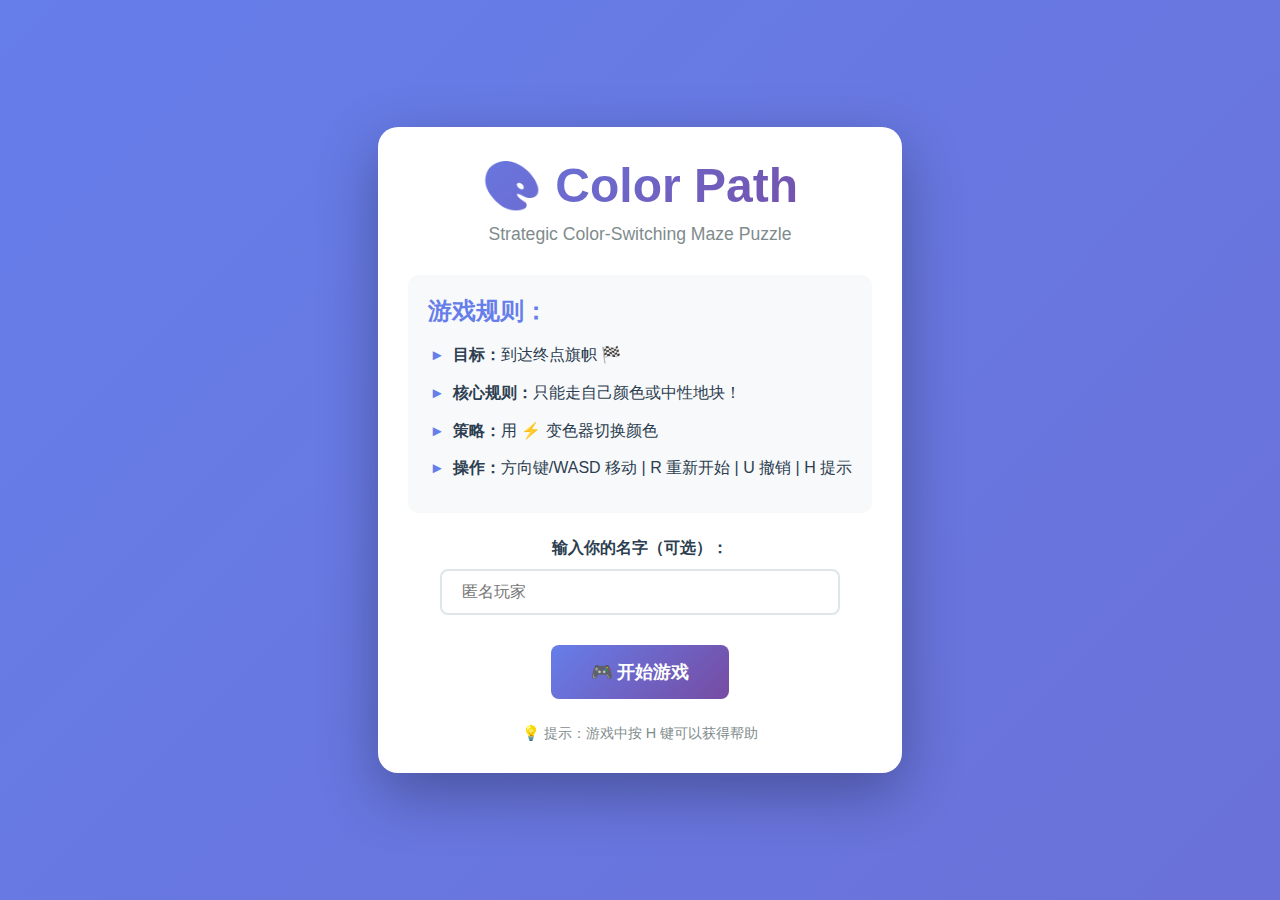
<file: index.html>
<!DOCTYPE html>
<html lang="en">
<head>
    <meta charset="UTF-8">
    <meta name="viewport" content="width=device-width, initial-scale=1.0">
    <title>Color Path - Puzzle Game</title>
    <link rel="stylesheet" href="style.css">
</head>
<body>
    <!-- Welcome Screen - Shows before game starts -->
    <div id="welcomeScreen" class="screen">
        <div class="welcome-container">
            <h1>🎨 Color Path</h1>
            <p class="tagline">Strategic Color-Switching Maze Puzzle</p>

            <div class="game-rules">
                <h2>游戏规则：</h2>
                <ul>
                    <li><strong>目标：</strong>到达终点旗帜 🏁</li>
                    <li><strong>核心规则：</strong>只能走自己颜色或中性地块！</li>
                    <li><strong>策略：</strong>用 ⚡ 变色器切换颜色</li>
                    <li><strong>操作：</strong>方向键/WASD 移动 | R 重新开始 | U 撤销 | H 提示</li>
                </ul>
            </div>

            <div class="name-input-section">
                <label for="playerName">输入你的名字（可选）：</label>
                <input
                    type="text"
                    id="playerName"
                    placeholder="匿名玩家"
                    maxlength="20"
                    autocomplete="off"
                >
            </div>

            <button id="startButton" class="btn-primary">🎮 开始游戏</button>

            <p style="margin-top: 20px; font-size: 0.9em; color: #7f8c8d;">
                💡 提示：游戏中按 H 键可以获得帮助
            </p>
        </div>
    </div>

    <!-- Game Screen - Main gameplay area -->
    <div id="gameScreen" class="screen hidden">
        <!-- Top UI Bar -->
        <div class="ui-bar">
            <div class="player-info">
                <div class="info-item">
                    <span class="label">Player:</span>
                    <span id="currentPlayerName">Anonymous</span>
                </div>
                <div class="info-item">
                    <span class="label">Color:</span>
                    <span id="currentPlayerColor" class="color-indicator">Red</span>
                </div>
                <div class="info-item">
                    <span class="label">Level:</span>
                    <span id="currentLevel">1/5</span>
                </div>
                <div class="info-item">
                    <span class="label">Moves:</span>
                    <span id="moveCount" style="font-weight: bold;">0/20</span>
                </div>
                <div class="info-item">
                    <span class="label">Keys:</span>
                    <span id="keyCount" style="font-weight: bold; color: #f39c12;">0</span>
                </div>
            </div>

            <div class="timer-container">
                <span class="label">Time:</span>
                <span id="timer">0.00s</span>
            </div>
        </div>

        <!-- Main Game Area -->
        <div class="game-container">
            <!-- Canvas for rendering the game -->
            <canvas id="gameCanvas"></canvas>

            <!-- Leaderboard Panel -->
            <div class="leaderboard-panel">
                <h2>🏆 Top 10</h2>
                <div id="leaderboardList" class="leaderboard-list">
                    <!-- Leaderboard entries will be inserted here -->
                </div>
            </div>
        </div>

        <!-- Game Controls -->
        <div class="game-controls">
            <button id="restartButton" class="btn-control">🔄 Restart (R)</button>
            <button id="undoButton" class="btn-control">↩️ Undo (U)</button>
            <button id="hintButton" class="btn-control">💡 Hint (H)</button>
            <button id="mainMenuButton" class="btn-control">🏠 Main Menu</button>
        </div>
        <div class="controls-help">
            <p>🎮 Controls: Arrow Keys/WASD = Move | R = Restart | U = Undo | H = Hint</p>
        </div>

        <!-- Status Messages (failure, success, etc.) -->
        <div id="statusMessage" class="status-message hidden"></div>
    </div>

    <!-- Failure Screen - Shows when player dies -->
    <div id="failureScreen" class="screen hidden">
        <div class="failure-container">
            <h1>💀 Game Over!</h1>
            <div class="failure-message">
                <p id="failureReason">You died!</p>
            </div>
            <div class="failure-actions">
                <button id="retryButton" class="btn-primary">🔄 Try Again</button>
                <button id="failureMainMenuButton" class="btn-secondary">🏠 Main Menu</button>
            </div>
        </div>
    </div>

    <!-- Success Screen - Shows when level is completed -->
    <div id="successScreen" class="screen hidden">
        <div class="success-container">
            <h1>🎉 Level Complete!</h1>
            <div class="success-stats">
                <p>Congratulations, <span id="successPlayerName"></span>!</p>
                <p class="star-display" id="starRating">⭐⭐⭐</p>
                <p class="completion-time">Time: <span id="completionTime"></span></p>
                <p class="completion-moves" id="completionMoves">Moves: 0/20</p>
                <p id="recordMessage" class="record-message"></p>
            </div>
            <div class="success-actions">
                <button id="nextLevelButton" class="btn-primary">Next Level ➡️</button>
                <button id="playAgainButton" class="btn-secondary">🔄 Retry</button>
                <button id="viewLeaderboardButton" class="btn-secondary">🏠 Main Menu</button>
            </div>
        </div>
    </div>

    <!-- JavaScript -->
    <script src="main.js"></script>
</body>
</html>
</file>
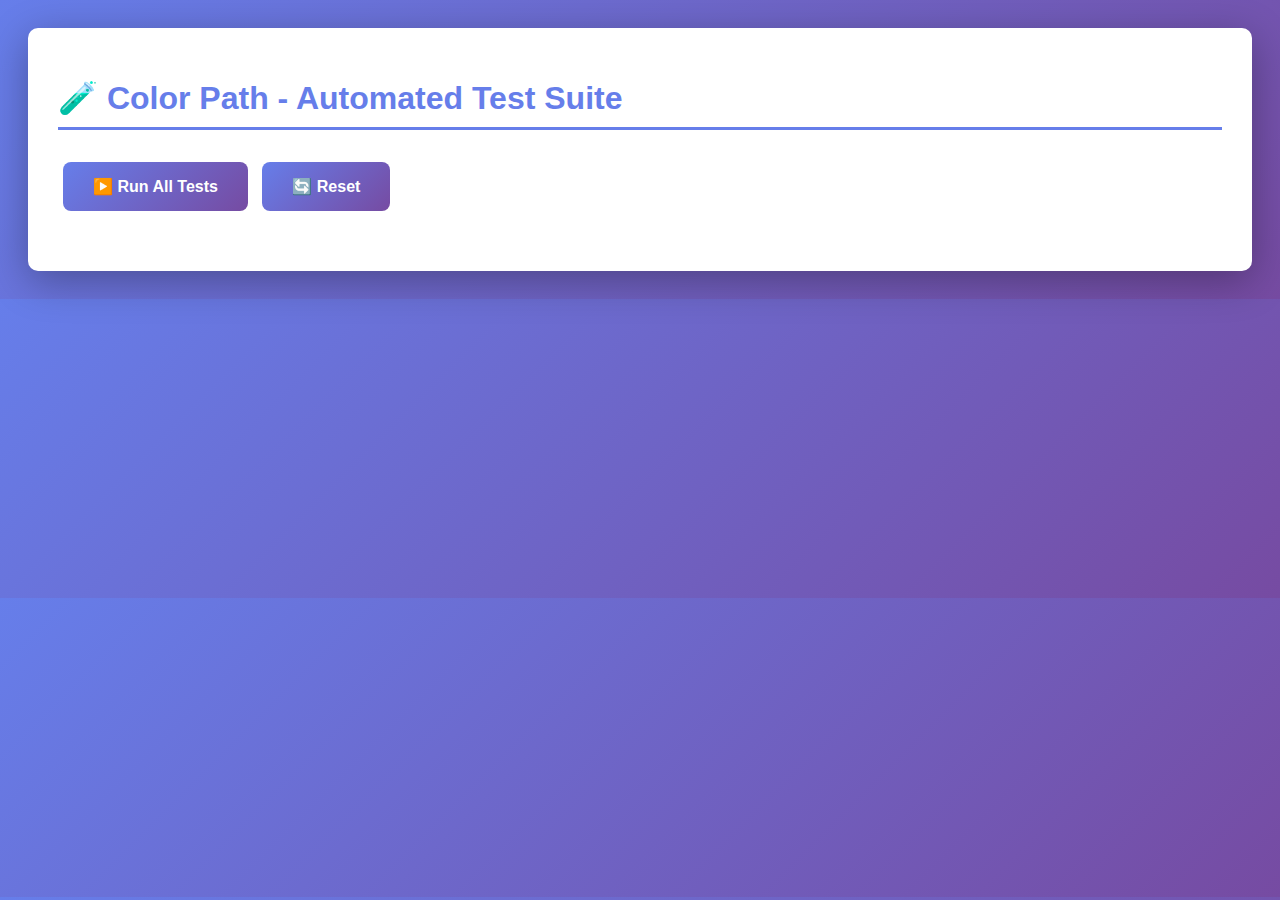
<file: test.html>
<!DOCTYPE html>
<html lang="en">
<head>
    <meta charset="UTF-8">
    <meta name="viewport" content="width=device-width, initial-scale=1.0">
    <title>Color Path - Automated Test Suite</title>
    <style>
        body {
            font-family: 'Segoe UI', Tahoma, Geneva, Verdana, sans-serif;
            background: linear-gradient(135deg, #667eea 0%, #764ba2 100%);
            padding: 20px;
            color: #333;
        }

        .container {
            max-width: 1200px;
            margin: 0 auto;
            background: white;
            border-radius: 10px;
            padding: 30px;
            box-shadow: 0 10px 40px rgba(0,0,0,0.3);
        }

        h1 {
            color: #667eea;
            border-bottom: 3px solid #667eea;
            padding-bottom: 10px;
        }

        h2 {
            color: #764ba2;
            margin-top: 30px;
        }

        .test-suite {
            margin: 20px 0;
        }

        .test-case {
            border-left: 4px solid #95a5a6;
            padding: 10px 15px;
            margin: 10px 0;
            background: #f8f9fa;
            border-radius: 5px;
        }

        .test-case.pass {
            border-left-color: #27ae60;
            background: #d5f4e6;
        }

        .test-case.fail {
            border-left-color: #e74c3c;
            background: #f8d7da;
        }

        .test-case.running {
            border-left-color: #f39c12;
            background: #fff3cd;
        }

        .test-name {
            font-weight: 600;
            margin-bottom: 5px;
        }

        .test-result {
            font-size: 0.9em;
            color: #666;
        }

        .summary {
            background: #e8f4f8;
            border: 2px solid #3498db;
            border-radius: 8px;
            padding: 20px;
            margin: 20px 0;
        }

        .summary h3 {
            margin-top: 0;
            color: #3498db;
        }

        .stats {
            display: flex;
            gap: 30px;
            flex-wrap: wrap;
        }

        .stat {
            flex: 1;
            min-width: 150px;
            text-align: center;
            padding: 15px;
            border-radius: 8px;
        }

        .stat.pass {
            background: #27ae60;
            color: white;
        }

        .stat.fail {
            background: #e74c3c;
            color: white;
        }

        .stat.total {
            background: #3498db;
            color: white;
        }

        .stat-number {
            font-size: 2.5em;
            font-weight: bold;
        }

        .stat-label {
            font-size: 0.9em;
            margin-top: 5px;
        }

        button {
            background: linear-gradient(135deg, #667eea 0%, #764ba2 100%);
            color: white;
            border: none;
            padding: 15px 30px;
            border-radius: 8px;
            font-size: 1em;
            font-weight: 600;
            cursor: pointer;
            margin: 10px 5px;
        }

        button:hover {
            transform: translateY(-2px);
            box-shadow: 0 5px 15px rgba(102, 126, 234, 0.4);
        }

        button:disabled {
            opacity: 0.5;
            cursor: not-allowed;
        }

        .progress {
            width: 100%;
            height: 30px;
            background: #ecf0f1;
            border-radius: 15px;
            overflow: hidden;
            margin: 20px 0;
        }

        .progress-bar {
            height: 100%;
            background: linear-gradient(90deg, #27ae60, #2ecc71);
            width: 0%;
            transition: width 0.3s ease;
            display: flex;
            align-items: center;
            justify-content: center;
            color: white;
            font-weight: bold;
        }

        .error-details {
            background: #fff;
            border: 1px solid #e74c3c;
            padding: 10px;
            margin-top: 10px;
            border-radius: 5px;
            font-family: monospace;
            font-size: 0.85em;
            white-space: pre-wrap;
            max-height: 200px;
            overflow-y: auto;
        }

        .timestamp {
            color: #7f8c8d;
            font-size: 0.85em;
            margin-top: 20px;
        }
    </style>
</head>
<body>
    <div class="container">
        <h1>🧪 Color Path - Automated Test Suite</h1>

        <div class="summary" id="summary" style="display: none;">
            <h3>Test Results Summary</h3>
            <div class="stats">
                <div class="stat total">
                    <div class="stat-number" id="totalTests">0</div>
                    <div class="stat-label">Total Tests</div>
                </div>
                <div class="stat pass">
                    <div class="stat-number" id="passedTests">0</div>
                    <div class="stat-label">Passed ✓</div>
                </div>
                <div class="stat fail">
                    <div class="stat-number" id="failedTests">0</div>
                    <div class="stat-label">Failed ✗</div>
                </div>
            </div>
            <div class="progress">
                <div class="progress-bar" id="progressBar">0%</div>
            </div>
            <div class="timestamp" id="timestamp"></div>
        </div>

        <div style="margin: 20px 0;">
            <button onclick="runAllTests()" id="runBtn">▶️ Run All Tests</button>
            <button onclick="location.reload()">🔄 Reset</button>
        </div>

        <div id="testResults"></div>
    </div>

    <script src="main.js"></script>
    <script>
        // Test Suite Configuration
        const testSuites = {
            'Core Classes': [
                'Player class instantiation',
                'Player movement and position tracking',
                'Player undo functionality',
                'Player key collection',
                'Player move counter'
            ],
            'Level Management': [
                'Level loading',
                'Tile parsing',
                'Level progression',
                'Star rating calculation',
                'Target moves validation'
            ],
            'Tile Interactions': [
                'Color matching validation',
                'Fragile tile mechanics',
                'Math gate functionality',
                'Key and door mechanics',
                'Color changer tiles'
            ],
            'Game Systems': [
                'Timer system',
                'Leaderboard system',
                'Renderer initialization',
                'Input handler',
                'Game state management'
            ],
            'UI Integration': [
                'Move counter display',
                'Keys counter display',
                'Level display',
                'Star rating display',
                'Success screen'
            ]
        };

        let totalTests = 0;
        let passedTests = 0;
        let failedTests = 0;
        let currentTest = 0;

        // Calculate total tests
        Object.values(testSuites).forEach(tests => {
            totalTests += tests.length;
        });

        function updateProgress() {
            const percent = Math.round((currentTest / totalTests) * 100);
            document.getElementById('progressBar').style.width = percent + '%';
            document.getElementById('progressBar').textContent = percent + '%';
        }

        function updateSummary() {
            document.getElementById('summary').style.display = 'block';
            document.getElementById('totalTests').textContent = totalTests;
            document.getElementById('passedTests').textContent = passedTests;
            document.getElementById('failedTests').textContent = failedTests;
            document.getElementById('timestamp').textContent =
                'Test completed at: ' + new Date().toLocaleString();
        }

        function createTestCase(name, status, error = null) {
            const testDiv = document.createElement('div');
            testDiv.className = `test-case ${status}`;

            const nameDiv = document.createElement('div');
            nameDiv.className = 'test-name';
            nameDiv.textContent = `${status === 'pass' ? '✅' : status === 'fail' ? '❌' : '⏳'} ${name}`;

            const resultDiv = document.createElement('div');
            resultDiv.className = 'test-result';
            resultDiv.textContent = status === 'pass' ? 'Test passed' :
                                   status === 'fail' ? 'Test failed' : 'Running...';

            testDiv.appendChild(nameDiv);
            testDiv.appendChild(resultDiv);

            if (error) {
                const errorDiv = document.createElement('div');
                errorDiv.className = 'error-details';
                errorDiv.textContent = error;
                testDiv.appendChild(errorDiv);
            }

            return testDiv;
        }

        async function runTest(testName, testFn) {
            const resultsDiv = document.getElementById('testResults');
            const testDiv = createTestCase(testName, 'running');
            resultsDiv.appendChild(testDiv);

            await new Promise(resolve => setTimeout(resolve, 50)); // Visual delay

            try {
                await testFn();
                testDiv.className = 'test-case pass';
                testDiv.querySelector('.test-name').textContent = `✅ ${testName}`;
                testDiv.querySelector('.test-result').textContent = 'Test passed';
                passedTests++;
            } catch (error) {
                testDiv.className = 'test-case fail';
                testDiv.querySelector('.test-name').textContent = `❌ ${testName}`;
                testDiv.querySelector('.test-result').textContent = 'Test failed: ' + error.message;

                const errorDiv = document.createElement('div');
                errorDiv.className = 'error-details';
                errorDiv.textContent = error.stack || error.message;
                testDiv.appendChild(errorDiv);

                failedTests++;
            }

            currentTest++;
            updateProgress();
        }

        async function runAllTests() {
            // Disable run button
            document.getElementById('runBtn').disabled = true;

            // Reset counters
            passedTests = 0;
            failedTests = 0;
            currentTest = 0;
            document.getElementById('testResults').innerHTML = '';

            // Core Classes Tests
            const coreTests = document.createElement('div');
            coreTests.innerHTML = '<h2>Core Classes Tests</h2>';
            document.getElementById('testResults').appendChild(coreTests);

            await runTest('Player class instantiation', async () => {
                const player = new Player(5, 5, COLORS.RED);
                if (!player || player.x !== 5 || player.y !== 5) throw new Error('Player not created correctly');
                if (player.color !== COLORS.RED) throw new Error('Player color not set');
                if (player.keys !== 0) throw new Error('Keys not initialized');
                if (player.moveCount !== 0) throw new Error('Move count not initialized');
            });

            await runTest('Player movement and position tracking', async () => {
                const player = new Player(0, 0);
                player.moveTo(1, 2);
                if (player.x !== 1 || player.y !== 2) throw new Error('Player position not updated');
                if (player.moveCount !== 1) throw new Error('Move count not incremented');
                const pos = player.getPosition();
                if (pos.x !== 1 || pos.y !== 2) throw new Error('getPosition() failed');
            });

            await runTest('Player undo functionality', async () => {
                const player = new Player(0, 0, COLORS.RED);
                player.moveTo(1, 1);
                player.moveTo(2, 2);
                const undoResult = player.undo();
                if (!undoResult) throw new Error('Undo failed');
                if (player.x !== 1 || player.y !== 1) throw new Error('Position not restored');
                if (player.moveCount !== 1) throw new Error('Move count not decremented');
            });

            await runTest('Player key collection', async () => {
                const player = new Player(0, 0);
                player.addKey();
                if (player.getKeys() !== 1) throw new Error('Key not added');
                player.addKey();
                if (player.getKeys() !== 2) throw new Error('Multiple keys not added');
                const useResult = player.useKey();
                if (!useResult || player.getKeys() !== 1) throw new Error('Key not used');
            });

            await runTest('Player move counter', async () => {
                const player = new Player(0, 0);
                for (let i = 0; i < 5; i++) player.moveTo(i, i);
                if (player.getMoves() !== 5) throw new Error(`Expected 5 moves, got ${player.getMoves()}`);
            });

            // Level Management Tests
            const levelTests = document.createElement('div');
            levelTests.innerHTML = '<h2>Level Management Tests</h2>';
            document.getElementById('testResults').appendChild(levelTests);

            await runTest('Level loading', async () => {
                const levelManager = new LevelManager();
                const loaded = levelManager.loadLevel(0);
                if (!loaded) throw new Error('Level failed to load');
                if (!levelManager.currentLevel) throw new Error('Current level not set');
                if (!levelManager.grid) throw new Error('Grid not created');
            });

            await runTest('Tile parsing', async () => {
                const tile1 = parseTile('R');
                if (tile1.type !== TILE_TYPES.GROUND || tile1.color !== COLORS.RED)
                    throw new Error('Red ground tile not parsed correctly');

                const tile2 = parseTile('MG');
                if (tile2.type !== TILE_TYPES.MATH_GATE || !tile2.locked)
                    throw new Error('Math gate not parsed correctly');

                const tile3 = parseTile('K');
                if (tile3.type !== TILE_TYPES.KEY || tile3.collected)
                    throw new Error('Key tile not parsed correctly');
            });

            await runTest('Level progression', async () => {
                const levelManager = new LevelManager();
                levelManager.loadLevel(0);
                const hasNext = levelManager.hasNextLevel();
                if (!hasNext) throw new Error('Next level should exist');
                const advanced = levelManager.goToNextLevel();
                if (!advanced || levelManager.currentLevelIndex !== 1)
                    throw new Error('Failed to advance to next level');
            });

            await runTest('Star rating calculation', async () => {
                const levelManager = new LevelManager();
                levelManager.loadLevel(0);
                const target = levelManager.getTargetMoves();

                const stars3 = levelManager.calculateStars(target);
                if (stars3 !== 3) throw new Error(`Expected 3 stars for ${target} moves, got ${stars3}`);

                const stars2 = levelManager.calculateStars(Math.floor(target * 1.2));
                if (stars2 !== 2) throw new Error(`Expected 2 stars, got ${stars2}`);

                const stars1 = levelManager.calculateStars(target * 2);
                if (stars1 !== 1) throw new Error(`Expected 1 star, got ${stars1}`);
            });

            await runTest('Target moves validation', async () => {
                const levelManager = new LevelManager();
                for (let i = 0; i < LEVELS.length; i++) {
                    levelManager.loadLevel(i);
                    const target = levelManager.getTargetMoves();
                    if (!target || target <= 0) throw new Error(`Level ${i+1} has invalid target moves`);
                }
            });

            // Tile Interactions Tests
            const tileTests = document.createElement('div');
            tileTests.innerHTML = '<h2>Tile Interactions Tests</h2>';
            document.getElementById('testResults').appendChild(tileTests);

            await runTest('Color matching validation', async () => {
                const groundRed = { type: TILE_TYPES.GROUND, color: COLORS.RED };
                const groundNeutral = { type: TILE_TYPES.GROUND, color: COLORS.NEUTRAL };

                // Red player on red ground = OK
                // Red player on neutral ground = OK
                // Red player on blue ground = FAIL
                if (groundRed.color !== COLORS.RED) throw new Error('Color match logic error');
                if (groundNeutral.color !== COLORS.NEUTRAL) throw new Error('Neutral tile error');
            });

            await runTest('Fragile tile mechanics', async () => {
                const fragile = parseTile('F');
                if (fragile.type !== TILE_TYPES.FRAGILE) throw new Error('Fragile tile not created');
                if (fragile.used) throw new Error('Fragile tile should not be used initially');
                fragile.used = true;
                if (!fragile.used) throw new Error('Fragile tile state not updated');
            });

            await runTest('Math gate functionality', async () => {
                const levelManager = new LevelManager();
                levelManager.loadLevel(1); // Level 2 has math gates
                const mathGates = levelManager.currentLevel.mathGates;
                if (!mathGates || mathGates.length === 0)
                    throw new Error('Math gates not loaded for level 2');
                if (!mathGates[0].question || !mathGates[0].answer)
                    throw new Error('Math gate properties missing');
            });

            await runTest('Key and door mechanics', async () => {
                const key = parseTile('K');
                const door = parseTile('D');

                if (key.type !== TILE_TYPES.KEY) throw new Error('Key tile incorrect');
                if (door.type !== TILE_TYPES.DOOR) throw new Error('Door tile incorrect');
                if (!door.locked) throw new Error('Door should be locked initially');

                door.locked = false;
                if (door.locked) throw new Error('Door unlock failed');
            });

            await runTest('Color changer tiles', async () => {
                const changerRed = parseTile('CR');
                const changerBlue = parseTile('CB');
                const changerYellow = parseTile('CY');

                if (changerRed.type !== TILE_TYPES.COLOR_CHANGE || changerRed.color !== COLORS.RED)
                    throw new Error('Red color changer incorrect');
                if (changerBlue.color !== COLORS.BLUE) throw new Error('Blue color changer incorrect');
                if (changerYellow.color !== COLORS.YELLOW) throw new Error('Yellow color changer incorrect');
            });

            // Game Systems Tests
            const systemTests = document.createElement('div');
            systemTests.innerHTML = '<h2>Game Systems Tests</h2>';
            document.getElementById('testResults').appendChild(systemTests);

            await runTest('Timer system', async () => {
                const timer = new TimerSystem();
                timer.start();
                await new Promise(resolve => setTimeout(resolve, 100));
                const elapsed = timer.getElapsedTime();
                if (elapsed < 0.09 || elapsed > 0.15)
                    throw new Error(`Timer inaccurate: ${elapsed}s`);
                timer.stop();
                const formatted = timer.formatTime(65.5);
                if (formatted !== '65.50s') throw new Error('Time formatting failed');
            });

            await runTest('Leaderboard system', async () => {
                const leaderboard = new LeaderboardSystem();
                leaderboard.clearScores();
                const rank = leaderboard.addScore('TestPlayer', 30.5);
                if (rank !== 1) throw new Error(`Expected rank 1, got ${rank}`);
                const scores = leaderboard.getTopScores();
                if (scores.length !== 1) throw new Error('Score not added to leaderboard');
                if (scores[0].name !== 'TestPlayer') throw new Error('Player name incorrect');
            });

            await runTest('Renderer initialization', async () => {
                const canvas = document.createElement('canvas');
                const renderer = new Renderer(canvas);
                if (!renderer.ctx) throw new Error('Canvas context not initialized');
                renderer.initCanvas(10, 10);
                if (canvas.width !== 500 || canvas.height !== 500)
                    throw new Error('Canvas size incorrect');
            });

            await runTest('Input handler', async () => {
                const mockGame = {
                    isPlaying: true,
                    movePlayer: () => {},
                    restartLevel: () => {},
                    undoMove: () => {},
                    showHint: () => {}
                };
                const handler = new InputHandler(mockGame);
                if (!handler.game) throw new Error('Game reference not set');
                if (!handler.keys) throw new Error('Keys object not initialized');
            });

            await runTest('Game state management', async () => {
                if (!TILE_TYPES) throw new Error('TILE_TYPES not defined');
                if (!COLORS) throw new Error('COLORS not defined');
                if (!LEVELS || LEVELS.length !== 5)
                    throw new Error(`Expected 5 levels, got ${LEVELS ? LEVELS.length : 0}`);
                if (!COLOR_VALUES) throw new Error('COLOR_VALUES not defined');
            });

            // UI Integration Tests
            const uiTests = document.createElement('div');
            uiTests.innerHTML = '<h2>UI Integration Tests</h2>';
            document.getElementById('testResults').appendChild(uiTests);

            await runTest('Move counter display', async () => {
                const elem = document.getElementById('moveCount');
                if (!elem) throw new Error('Move counter element not found in HTML');
            });

            await runTest('Keys counter display', async () => {
                const elem = document.getElementById('keyCount');
                if (!elem) throw new Error('Keys counter element not found in HTML');
            });

            await runTest('Level display', async () => {
                const elem = document.getElementById('currentLevel');
                if (!elem) throw new Error('Level display element not found in HTML');
            });

            await runTest('Star rating display', async () => {
                const elem = document.getElementById('starRating');
                if (!elem) throw new Error('Star rating element not found in HTML');
            });

            await runTest('Success screen', async () => {
                const elem = document.getElementById('successScreen');
                if (!elem) throw new Error('Success screen element not found in HTML');
                const nextLevelBtn = document.getElementById('nextLevelButton');
                if (!nextLevelBtn) throw new Error('Next level button not found');
            });

            // Update final summary
            updateSummary();
            document.getElementById('runBtn').disabled = false;

            // Scroll to top
            window.scrollTo({ top: 0, behavior: 'smooth' });
        }

        // Auto-run on load
        window.addEventListener('load', () => {
            console.log('Test page loaded. Click "Run All Tests" to begin.');
        });
    </script>
</body>
</html>
</file>
<file: style.css>
/* ============================================
   Color Path - Game Stylesheet
   ============================================ */

/* === Global Styles === */
* {
    margin: 0;
    padding: 0;
    box-sizing: border-box;
}

body {
    font-family: 'Segoe UI', Tahoma, Geneva, Verdana, sans-serif;
    background: linear-gradient(135deg, #667eea 0%, #764ba2 100%);
    background-size: 400% 400%;
    animation: gradientShift 15s ease infinite;
    min-height: 100vh;
    display: flex;
    justify-content: center;
    align-items: center;
    color: #2c3e50;
    overflow: hidden;
}

@keyframes gradientShift {
    0% { background-position: 0% 50%; }
    50% { background-position: 100% 50%; }
    100% { background-position: 0% 50%; }
}

/* === Screen Management === */
.screen {
    width: 100%;
    height: 100vh;
    display: flex;
    justify-content: center;
    align-items: center;
    transition: opacity 0.3s ease;
}

.screen.hidden {
    display: none;
}

/* === Welcome Screen === */
.welcome-container {
    background: white;
    padding: 30px;
    border-radius: 20px;
    box-shadow: 0 20px 60px rgba(0, 0, 0, 0.3);
    max-width: 600px;
    max-height: 85vh;
    overflow-y: auto;
    text-align: center;
}

.welcome-container h1 {
    font-size: 3em;
    margin-bottom: 10px;
    background: linear-gradient(135deg, #667eea 0%, #764ba2 100%);
    -webkit-background-clip: text;
    -webkit-text-fill-color: transparent;
    background-clip: text;
}

.tagline {
    font-size: 1.1em;
    color: #7f8c8d;
    margin-bottom: 30px;
}

.game-rules {
    text-align: left;
    background: #f8f9fa;
    padding: 20px;
    border-radius: 10px;
    margin-bottom: 25px;
}

.game-rules h2 {
    font-size: 1.5em;
    margin-bottom: 15px;
    color: #667eea;
}

.game-rules ul {
    list-style: none;
    padding-left: 0;
}

.game-rules li {
    margin-bottom: 12px;
    padding-left: 25px;
    position: relative;
    line-height: 1.6;
}

.game-rules li::before {
    content: "▸";
    position: absolute;
    left: 5px;
    color: #667eea;
    font-weight: bold;
}

.game-rules strong {
    color: #2c3e50;
}

/* Name Input Section */
.name-input-section {
    margin: 25px 0;
}

.name-input-section label {
    display: block;
    margin-bottom: 10px;
    font-weight: 600;
    color: #2c3e50;
}

#playerName {
    width: 100%;
    max-width: 400px;
    padding: 12px 20px;
    border: 2px solid #dfe6e9;
    border-radius: 8px;
    font-size: 1em;
    transition: border-color 0.3s ease;
}

#playerName:focus {
    outline: none;
    border-color: #667eea;
}

/* Color Legend */
.color-legend {
    text-align: left;
    margin-top: 25px;
    padding-top: 25px;
    border-top: 2px solid #ecf0f1;
}

.color-legend h3 {
    margin-bottom: 15px;
    color: #667eea;
    font-size: 1.2em;
}

.legend-items {
    display: grid;
    grid-template-columns: repeat(auto-fit, minmax(200px, 1fr));
    gap: 12px;
}

.legend-item {
    display: flex;
    align-items: center;
    gap: 10px;
}

.legend-box {
    width: 30px;
    height: 30px;
    border-radius: 5px;
    border: 2px solid #2c3e50;
}

.legend-item span {
    font-size: 0.9em;
    color: #2c3e50;
}

/* Buttons */
.btn-primary, .btn-secondary {
    padding: 15px 40px;
    font-size: 1.1em;
    font-weight: 600;
    border: none;
    border-radius: 8px;
    cursor: pointer;
    transition: all 0.3s ease;
    margin: 5px;
}

.btn-primary {
    background: linear-gradient(135deg, #667eea 0%, #764ba2 100%);
    color: white;
}

.btn-primary:hover {
    transform: translateY(-2px);
    box-shadow: 0 10px 25px rgba(102, 126, 234, 0.4);
}

.btn-secondary {
    background: #95a5a6;
    color: white;
}

.btn-secondary:hover {
    background: #7f8c8d;
    transform: translateY(-2px);
}

/* === Game Screen === */
#gameScreen {
    flex-direction: column;
    background: transparent;
    gap: 15px;
}

/* UI Bar */
.ui-bar {
    width: 100%;
    max-width: 95vw;
    background: rgba(255, 255, 255, 0.95);
    padding: 12px 25px;
    border-radius: 10px 10px 0 0;
    display: flex;
    justify-content: space-between;
    align-items: center;
    box-shadow: 0 5px 15px rgba(0, 0, 0, 0.1);
}

.player-info {
    display: flex;
    gap: 30px;
}

.info-item {
    display: flex;
    gap: 8px;
    align-items: center;
}

.label {
    font-weight: 600;
    color: #7f8c8d;
    font-size: 0.9em;
}

.color-indicator {
    font-weight: bold;
    padding: 4px 12px;
    border-radius: 5px;
    font-size: 0.95em;
}

.timer-container {
    display: flex;
    gap: 10px;
    align-items: center;
    font-size: 1.3em;
}

#timer {
    font-weight: bold;
    color: #667eea;
    font-variant-numeric: tabular-nums;
}

/* Game Container */
.game-container {
    display: flex;
    gap: 20px;
    background: rgba(255, 255, 255, 0.95);
    padding: 20px;
    border-radius: 0 0 15px 15px;
    box-shadow: 0 20px 60px rgba(0, 0, 0, 0.3);
    max-width: 95vw;
    max-height: calc(100vh - 200px);
    overflow: auto;
}

/* Game Controls */
.game-controls {
    display: flex;
    gap: 15px;
    justify-content: center;
    padding: 10px;
    flex-wrap: wrap;
}

.controls-help {
    text-align: center;
    padding: 5px;
    background: rgba(255, 255, 255, 0.9);
    border-radius: 8px;
    margin-top: 5px;
}

.controls-help p {
    margin: 0;
    font-size: 0.9em;
    color: #7f8c8d;
    font-weight: 500;
}

.btn-control {
    padding: 12px 30px;
    font-size: 1em;
    font-weight: 600;
    border: none;
    border-radius: 8px;
    cursor: pointer;
    background: rgba(255, 255, 255, 0.95);
    color: #2c3e50;
    box-shadow: 0 4px 15px rgba(0, 0, 0, 0.2);
    transition: all 0.3s ease;
}

.btn-control:hover {
    transform: translateY(-2px);
    box-shadow: 0 6px 20px rgba(0, 0, 0, 0.3);
    background: white;
}

/* Canvas */
#gameCanvas {
    border: 3px solid #2c3e50;
    border-radius: 10px;
    background: #ecf0f1;
    box-shadow: inset 0 2px 10px rgba(0, 0, 0, 0.1);
}

/* Leaderboard Panel */
.leaderboard-panel {
    min-width: 280px;
    background: #f8f9fa;
    border-radius: 10px;
    padding: 20px;
    box-shadow: 0 5px 15px rgba(0, 0, 0, 0.1);
}

.leaderboard-panel h2 {
    margin-bottom: 15px;
    color: #667eea;
    font-size: 1.5em;
    text-align: center;
}

.leaderboard-list {
    display: flex;
    flex-direction: column;
    gap: 8px;
}

.leaderboard-entry {
    display: flex;
    justify-content: space-between;
    align-items: center;
    padding: 10px;
    background: white;
    border-radius: 8px;
    transition: transform 0.2s ease;
}

.leaderboard-entry:hover {
    transform: translateX(5px);
}

.leaderboard-entry.rank-1 {
    background: linear-gradient(135deg, #f39c12 0%, #f1c40f 100%);
    color: white;
    font-weight: bold;
}

.leaderboard-entry.rank-2 {
    background: linear-gradient(135deg, #95a5a6 0%, #bdc3c7 100%);
    color: white;
    font-weight: bold;
}

.leaderboard-entry.rank-3 {
    background: linear-gradient(135deg, #d35400 0%, #e67e22 100%);
    color: white;
    font-weight: bold;
}

.entry-rank {
    font-weight: bold;
    margin-right: 10px;
    min-width: 25px;
}

.entry-name {
    flex: 1;
    overflow: hidden;
    text-overflow: ellipsis;
    white-space: nowrap;
}

.entry-time {
    font-weight: 600;
    font-variant-numeric: tabular-nums;
}

/* Status Message */
.status-message {
    position: fixed;
    top: 50%;
    left: 50%;
    transform: translate(-50%, -50%);
    background: rgba(231, 76, 60, 0.95);
    color: white;
    padding: 30px 50px;
    border-radius: 15px;
    font-size: 1.5em;
    font-weight: bold;
    box-shadow: 0 10px 40px rgba(0, 0, 0, 0.3);
    z-index: 1000;
    animation: fadeIn 0.3s ease;
}

.status-message.success {
    background: rgba(46, 204, 113, 0.95);
}

.status-message.hidden {
    display: none;
}

@keyframes fadeIn {
    from {
        opacity: 0;
        transform: translate(-50%, -50%) scale(0.8);
    }
    to {
        opacity: 1;
        transform: translate(-50%, -50%) scale(1);
    }
}

.floating-text {
    animation: floatUp 1.5s ease-out forwards;
}

@keyframes floatUp {
    0% {
        opacity: 1;
        transform: translate(-50%, -50%) translateY(0);
    }
    100% {
        opacity: 0;
        transform: translate(-50%, -50%) translateY(-50px);
    }
}

/* Smooth transitions for player movement */
.player-transition {
    transition: all 0.2s ease-out;
}

/* Particle effects */
@keyframes particleBurst {
    0% {
        transform: scale(0) rotate(0deg);
        opacity: 1;
    }
    100% {
        transform: scale(2) rotate(360deg);
        opacity: 0;
    }
}

/* === Failure Screen === */
.failure-container {
    background: white;
    padding: 50px;
    border-radius: 20px;
    box-shadow: 0 20px 60px rgba(0, 0, 0, 0.3);
    text-align: center;
    max-width: 600px;
}

.failure-container h1 {
    font-size: 2.5em;
    margin-bottom: 30px;
    color: #e74c3c;
}

.failure-message {
    margin-bottom: 30px;
}

.failure-message p {
    font-size: 1.3em;
    color: #2c3e50;
    font-weight: 500;
}

.failure-actions {
    display: flex;
    justify-content: center;
    gap: 15px;
    flex-wrap: wrap;
}

/* === Success Screen === */
.success-container {
    background: white;
    padding: 50px;
    border-radius: 20px;
    box-shadow: 0 20px 60px rgba(0, 0, 0, 0.3);
    text-align: center;
    max-width: 600px;
}

.success-container h1 {
    font-size: 2.5em;
    margin-bottom: 30px;
    color: #27ae60;
}

.success-stats {
    margin-bottom: 30px;
}

.success-stats p {
    font-size: 1.2em;
    margin-bottom: 15px;
    color: #2c3e50;
}

.star-display {
    font-size: 2.5em !important;
    margin: 20px 0 !important;
    animation: starPulse 1s ease-in-out;
}

@keyframes starPulse {
    0%, 100% { transform: scale(1); }
    50% { transform: scale(1.2); }
}

.completion-time {
    font-size: 1.5em !important;
    font-weight: bold;
    color: #667eea;
}

.completion-moves {
    font-size: 1.2em !important;
    font-weight: 600;
    color: #3498db;
}

.record-message {
    font-size: 1.1em !important;
    color: #27ae60;
    font-weight: 600;
    margin-top: 20px;
}

.success-actions {
    display: flex;
    justify-content: center;
    gap: 15px;
    flex-wrap: wrap;
}

/* === Responsive Design === */
@media (max-width: 1200px) {
    .game-container {
        flex-direction: column;
    }

    .leaderboard-panel {
        width: 100%;
    }
}

@media (max-width: 768px) {
    .welcome-container {
        padding: 20px;
        margin: 10px;
    }

    .welcome-container h1 {
        font-size: 2em;
    }

    .ui-bar {
        flex-direction: column;
        gap: 15px;
        padding: 15px;
    }

    .player-info {
        flex-direction: column;
        gap: 10px;
    }

    .legend-items {
        grid-template-columns: 1fr;
    }
}

/* === Scrollbar Styling === */
.welcome-container::-webkit-scrollbar,
.leaderboard-list::-webkit-scrollbar {
    width: 8px;
}

.welcome-container::-webkit-scrollbar-track,
.leaderboard-list::-webkit-scrollbar-track {
    background: #f1f1f1;
    border-radius: 10px;
}

.welcome-container::-webkit-scrollbar-thumb,
.leaderboard-list::-webkit-scrollbar-thumb {
    background: #667eea;
    border-radius: 10px;
}

.welcome-container::-webkit-scrollbar-thumb:hover,
.leaderboard-list::-webkit-scrollbar-thumb:hover {
    background: #764ba2;
}
</file>
